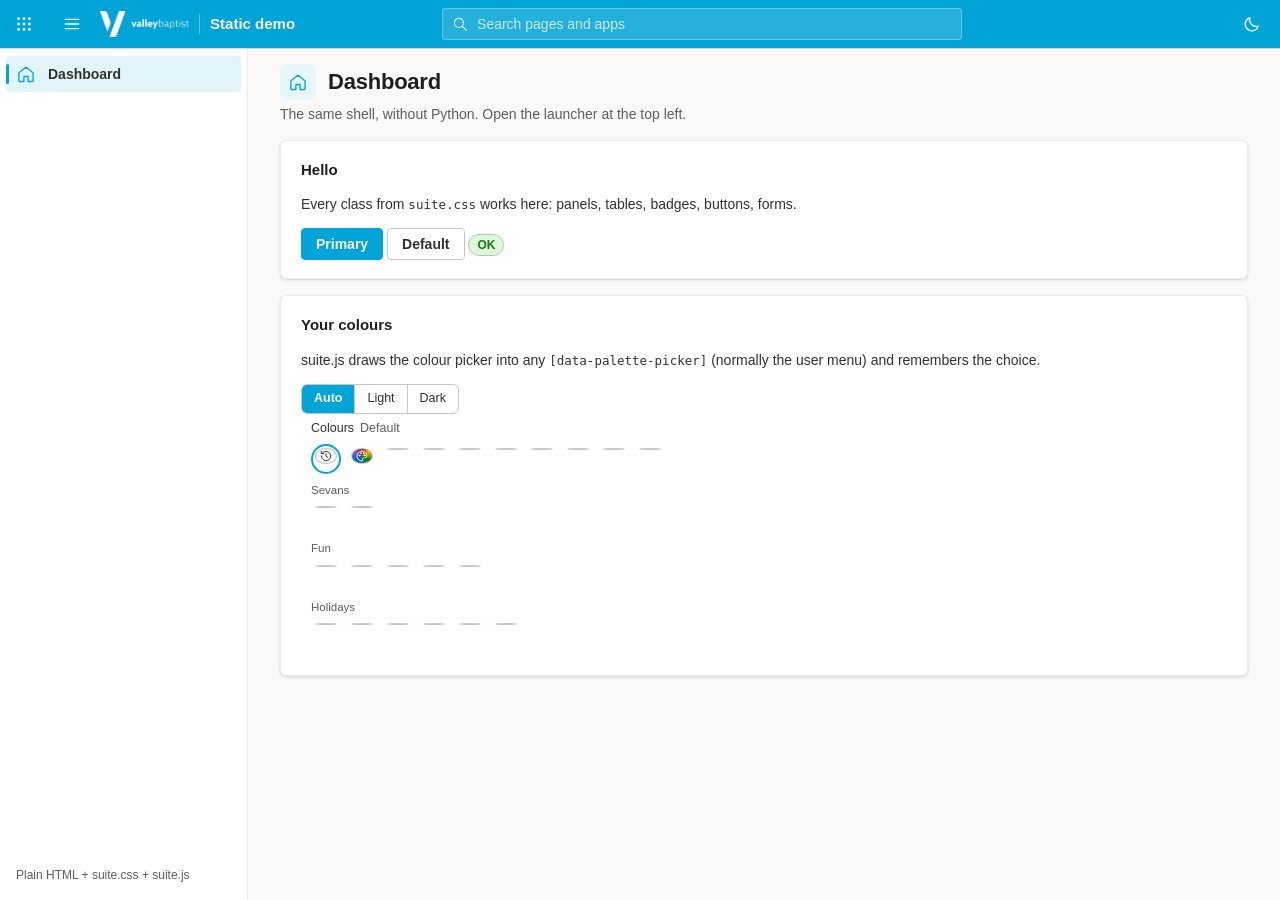
<file: examples/static-html/index.html>
<!doctype html>
<!-- Suite-UI with no framework at all. Serve the repository root, e.g.  python -m http.server 8000
     and open http://localhost:8000/examples/static-html/
     In your own app, point the three paths below at wherever you put the files from the release zip (or the CDN). -->
<html lang="en" data-palette="valley-baptist" data-suite-app="static-demo"
      data-suite-static="../../src/suite_ui/static/suite" data-suite-apps="../../src/suite_ui/registry/apps.json">
<head>
<meta charset="utf-8"><meta name="viewport" content="width=device-width, initial-scale=1">
<title>Static demo · Suite-UI</title>
<link rel="stylesheet" href="../../src/suite_ui/static/suite/suite.css">
<script src="../../src/suite_ui/static/suite/suite.js"></script>
</head>
<body>
<header class="topbar">
  <button class="tb-btn tb-waffle" type="button" data-launcher aria-label="App launcher"><svg class="ic"><use href="../../src/suite_ui/static/suite/icons.svg#i-waffle"/></svg></button>
  <button class="tb-btn" type="button" data-nav-toggle aria-label="Menu"><svg class="ic"><use href="../../src/suite_ui/static/suite/icons.svg#i-menu"/></svg></button>
  <a class="tb-brand" href="./"><img src="../../src/suite_ui/static/suite/brand/logo-horizontal-white.png" alt="Valley Baptist"><span class="sep"></span><span class="app">Static demo</span></a>
  <div class="tb-search"><input type="search" id="tb-search" placeholder="Search pages and apps"><svg class="ic"><use href="../../src/suite_ui/static/suite/icons.svg#i-search"/></svg><div class="search-results" id="tb-results"></div></div>
  <div class="tb-right">
    <button class="tb-btn" type="button" data-theme-toggle aria-label="Light / dark"><svg class="ic theme-ic-dark"><use href="../../src/suite_ui/static/suite/icons.svg#i-moon"/></svg><svg class="ic theme-ic-light"><use href="../../src/suite_ui/static/suite/icons.svg#i-sun"/></svg></button>
  </div>
</header>
<div class="shell">
  <nav class="nav" aria-label="Main menu">
    <section class="nav-sec has-active" data-sec="home"><div class="nav-items">
      <a href="./" class="active" data-group="Home" data-icon="home"><svg class="ic"><use href="../../src/suite_ui/static/suite/icons.svg#i-home"/></svg><span class="label">Dashboard</span></a>
    </div></section>
    <div class="foot">Plain HTML + suite.css + suite.js</div>
  </nav>
  <main data-icon="home">
    <div class="top"><div><h1>Dashboard</h1><p class="sub">The same shell, without Python. Open the launcher at the top left.</p></div></div>
    <div class="panel"><h2>Hello</h2><p>Every class from <code>suite.css</code> works here: panels, tables, badges, buttons, forms.</p>
      <button class="btn primary">Primary</button> <button class="btn">Default</button> <span class="badge ok">OK</span></div>
    <div class="panel"><h2>Your colours</h2>
      <p>suite.js draws the colour picker into any <code>[data-palette-picker]</code> (normally the user menu) and remembers the choice.</p>
      <div class="theme-switch" role="group" aria-label="Colour theme"><button type="button" data-theme-set="auto">Auto</button><button type="button" data-theme-set="light">Light</button><button type="button" data-theme-set="dark">Dark</button></div>
      <div class="palette-picker" data-palette-picker role="group" aria-label="Colours"></div></div>
  </main>
</div>
</body>
</html>
</file>
<file: src/suite_ui/static/suite/suite.css>
/* Suite-UI - shared Fluent / Microsoft 365-style interface for Sevans Technology apps.
   Extracted from EntraNAC. Admin pages: portal layout (top bar with app launcher, left navigation, breadcrumb, cards).
   User pages (sign-in, self-service): light suite layout with rounded cards.
   Colour palettes come from <html data-palette="..." style="--p-...">. Light / dark: <html data-theme="light|dark"> (suite.js). */

/* Space Grotesk (SIL OFL 1.1, fonts/OFL-space-grotesk.txt) - only downloaded when a palette uses it as its heading font */
@font-face { font-family: "Space Grotesk"; font-style: normal; font-weight: 500; font-display: swap; src: url("fonts/space-grotesk-latin-500-normal.woff2") format("woff2"); }
@font-face { font-family: "Space Grotesk"; font-style: normal; font-weight: 600; font-display: swap; src: url("fonts/space-grotesk-latin-600-normal.woff2") format("woff2"); }
@font-face { font-family: "Space Grotesk"; font-style: normal; font-weight: 700; font-display: swap; src: url("fonts/space-grotesk-latin-700-normal.woff2") format("woff2"); }

:root {
  /* palette defaults = Valley Baptist (overridden by the inline --p-* variables) */
  --p-accent: #00a4d6; --p-btn: #00a4d6; --p-btn-hover: #0090bc; --p-top: #00a4d6;
  --p-btn-dark: #00a4d6; --p-ink-dark: #0b1a20; --p-btn-dark-hover: #1aaedb; --p-accent2: #f7cf46;
  --font: "Segoe UI Variable Text", "Segoe UI", -apple-system, BlinkMacSystemFont, Roboto, "Helvetica Neue", sans-serif;
  --mono: "Cascadia Mono", ui-monospace, SFMono-Regular, Menlo, Consolas, monospace;
  --head: var(--p-head, var(--font));                     /* heading font: palettes may set --p-head */
  --radius: var(--p-radius, 6px); --radius-lg: var(--p-radius-lg, 10px);
  /* palettes may also set surfaces: --pl-bg … (light) and --pd-bg … (dark), see palettes.json "light" / "dark" */
  --topbar-h: 48px; --nav-w: 248px; --nav-w-min: 52px;
}
:root, [data-theme="light"] {
  color-scheme: light;
  --bg: var(--pl-bg, #faf9f8); --panel: var(--pl-panel, #ffffff); --panel-2: var(--pl-panel-2, #f5f5f5); --ink: var(--pl-ink, #323130); --ink-strong: var(--pl-ink-strong, #201f1e); --muted: var(--pl-muted, #605e5c);
  --line: var(--pl-line, #edebe9); --line-strong: var(--pl-line-strong, #c8c6c4); --hover: var(--pl-hover, #f3f2f1); --selected: color-mix(in srgb, var(--p-accent) 12%, var(--panel));
  --nav: var(--pl-nav, #ffffff); --nav-ink: var(--pl-nav-ink, #323130); --nav-muted: var(--pl-nav-muted, #605e5c);
  --accent: var(--p-accent); --link: var(--p-btn); --btn: var(--p-btn); --btn-hover: var(--p-btn-hover); --btn-ink: #ffffff;
  --top: var(--pl-top, var(--p-top)); --top-ink: #ffffff; --top-hover: rgba(255, 255, 255, .14);
  --focus: color-mix(in srgb, var(--p-accent) 45%, transparent);
  --ok: #107c10; --ok-bg: #dff6dd; --ok-line: #9fd89f;
  --bad: #a4262c; --bad-bg: #fde7e9; --bad-line: #f1bbbc;
  --warn: #7a5600; --warn-bg: #fff4ce; --warn-line: #f2cf64;
  --info: var(--p-btn); --info-bg: color-mix(in srgb, var(--p-accent) 10%, var(--panel));
  --code-bg: #1e1e1e; --code-ink: #e8e8e8; --inline-code: #f3f2f1;
  --shadow: 0 1.6px 3.6px rgba(0, 0, 0, .11), 0 .3px .9px rgba(0, 0, 0, .09);
  --shadow-lg: 0 6.4px 14.4px rgba(0, 0, 0, .13), 0 1.2px 3.6px rgba(0, 0, 0, .11);
  --portal-glow: radial-gradient(1100px 420px at 15% -10%, color-mix(in srgb, var(--p-accent) 22%, transparent), transparent 65%),
                 radial-gradient(900px 380px at 95% -20%, color-mix(in srgb, var(--p-accent2) 22%, transparent), transparent 60%);
}
[data-theme="dark"] {
  color-scheme: dark;
  --bg: var(--pd-bg, #1b1a19); --panel: var(--pd-panel, #252423); --panel-2: var(--pd-panel-2, #2d2c2b); --ink: var(--pd-ink, #f3f2f1); --ink-strong: var(--pd-ink-strong, #ffffff); --muted: var(--pd-muted, #b3b0ad);
  --line: var(--pd-line, #3b3a39); --line-strong: var(--pd-line-strong, #605e5c); --hover: var(--pd-hover, #323130); --selected: color-mix(in srgb, var(--p-btn-dark) 18%, var(--panel));
  --nav: var(--pd-nav, #201f1e); --nav-ink: var(--pd-nav-ink, #f3f2f1); --nav-muted: var(--pd-nav-muted, #a19f9d);
  --accent: var(--p-btn-dark); --link: var(--p-btn-dark); --btn: var(--p-btn-dark); --btn-hover: var(--p-btn-dark-hover); --btn-ink: var(--p-ink-dark);
  --top: var(--pd-top, color-mix(in srgb, var(--p-top) 55%, #0e0e0e)); --top-ink: #ffffff;
  --focus: color-mix(in srgb, var(--p-btn-dark) 55%, transparent);
  --ok: #92c353; --ok-bg: #1d2e12; --ok-line: #3b5c22;
  --bad: #f1707b; --bad-bg: #3b1416; --bad-line: #6e2a2e;
  --warn: #f8d22a; --warn-bg: #3a3011; --warn-line: #75611c;
  --info: var(--p-btn-dark); --info-bg: color-mix(in srgb, var(--p-btn-dark) 14%, var(--panel));
  --code-bg: #111111; --code-ink: #e8e8e8; --inline-code: #323130;
  --shadow: 0 1.6px 3.6px rgba(0, 0, 0, .35), 0 .3px .9px rgba(0, 0, 0, .3);
  --shadow-lg: 0 6.4px 14.4px rgba(0, 0, 0, .45), 0 1.2px 3.6px rgba(0, 0, 0, .35);
  --portal-glow: radial-gradient(1100px 420px at 15% -10%, color-mix(in srgb, var(--p-btn-dark) 16%, transparent), transparent 65%),
                 radial-gradient(900px 380px at 95% -20%, color-mix(in srgb, var(--p-accent2) 12%, transparent), transparent 60%);
}

* { box-sizing: border-box; }
html, body { margin: 0; }
body { font: 14px/1.43 var(--font); color: var(--ink); background: var(--bg); -webkit-font-smoothing: antialiased; }
a { color: var(--link); text-decoration: none; }
a:hover { text-decoration: underline; }
code, .mono { font-family: var(--mono); font-size: 12.5px; }
h1, h2, h3, strong { color: var(--ink-strong); }
h1, h2, h3, .tb-brand .app { font-family: var(--head); }
h1 { font-size: 22px; font-weight: 600; margin: 0; letter-spacing: -.01em; }
h2 { font-size: 15px; font-weight: 600; margin: 0 0 12px; }
.ic { width: 20px; height: 20px; flex: none; display: inline-block; vertical-align: middle; }
.ic.sm { width: 16px; height: 16px; }
:focus-visible { outline: 2px solid var(--accent); outline-offset: 1px; }

/* ============================================================== admin shell: top bar */
.topbar { position: sticky; top: 0; z-index: 30; height: var(--topbar-h); background: var(--top); color: var(--top-ink);
          display: flex; align-items: center; gap: 4px; padding: 0 8px; box-shadow: 0 1px 0 rgba(0, 0, 0, .15); }
.topbar a, .topbar button { color: var(--top-ink); }
.tb-btn { background: transparent; border: 0; height: 40px; min-width: 40px; padding: 0 10px; border-radius: 4px; cursor: pointer;
          display: inline-flex; align-items: center; justify-content: center; gap: 6px; font: inherit; position: relative; }
.tb-btn:hover { background: var(--top-hover); text-decoration: none; }
.tb-brand { display: flex; align-items: center; gap: 10px; padding: 0 10px 0 4px; height: 40px; border-radius: 4px; white-space: nowrap; }
.tb-brand:hover { background: var(--top-hover); text-decoration: none; }
.tb-brand img { height: 26px; width: auto; max-width: 140px; display: block; }
.tb-brand .prod { font-weight: 600; font-size: 15px; }
.tb-brand .sep { width: 1px; height: 20px; background: rgba(255, 255, 255, .35); }
.tb-search { flex: 1; max-width: 520px; margin: 0 auto; position: relative; }
.topbar .tb-search input { width: 100%; height: 32px; border-radius: 4px; border: 1px solid rgba(255, 255, 255, .3); background: rgba(255, 255, 255, .14);
                   color: var(--top-ink); padding: 0 12px 0 34px; font: inherit; }
.topbar .tb-search input::placeholder { color: rgba(255, 255, 255, .75); }
.topbar .tb-search input:focus { background: var(--panel); color: var(--ink); outline: none; border-color: transparent; }
.topbar .tb-search input:focus::placeholder { color: var(--muted); }
.tb-search .ic { position: absolute; left: 9px; top: 7px; width: 18px; height: 18px; pointer-events: none; opacity: .85; }
.tb-search input:focus + .ic, .tb-search:focus-within .ic { color: var(--muted); }
.tb-right { display: flex; align-items: center; gap: 2px; margin-left: auto; }
.tb-pill { font-size: 12px; padding: 2px 10px; border-radius: 99px; background: rgba(255, 255, 255, .16); white-space: nowrap; }
.tb-pill.standby { background: var(--p-accent2); color: #201f1e; font-weight: 600; }
.tb-count { position: absolute; top: 5px; right: 4px; min-width: 16px; height: 16px; border-radius: 8px; padding: 0 4px;
            background: var(--p-accent2); color: #201f1e; font-size: 10.5px; font-weight: 700; line-height: 16px; text-align: center; }
.avatar { width: 30px; height: 30px; border-radius: 50%; background: var(--p-accent2); color: #201f1e; display: inline-flex;
          align-items: center; justify-content: center; font-weight: 700; font-size: 12px; letter-spacing: .02em; }
.menu-wrap { position: relative; }
.menu { position: absolute; right: 0; top: calc(100% + 6px); min-width: 260px; background: var(--panel); color: var(--ink); border-radius: 8px;
        box-shadow: var(--shadow-lg); border: 1px solid var(--line); padding: 6px; z-index: 50; display: none; }
.menu.open { display: block; }
.menu a, .menu .item { display: flex; align-items: center; gap: 10px; padding: 8px 10px; border-radius: 4px; color: var(--ink); }
.menu a:hover { background: var(--hover); text-decoration: none; }
.menu .head { padding: 10px; border-bottom: 1px solid var(--line); margin-bottom: 4px; }
.menu .head strong { display: block; }
.menu .sec { font-size: 11.5px; color: var(--muted); padding: 8px 10px 4px; }
.search-results { position: absolute; left: 0; right: 0; top: calc(100% + 4px); background: var(--panel); color: var(--ink); border-radius: 8px;
                  box-shadow: var(--shadow-lg); border: 1px solid var(--line); padding: 6px; display: none; max-height: 70vh; overflow-y: auto; }
.search-results.open { display: block; }
.search-results a { display: flex; align-items: center; gap: 10px; padding: 7px 10px; border-radius: 4px; color: var(--ink); }
.search-results a.sel, .search-results a:hover { background: var(--hover); text-decoration: none; }
.search-results .where { margin-left: auto; color: var(--muted); font-size: 12px; }

/* ============================================================== admin shell: navigation */
.shell { display: grid; grid-template-columns: var(--nav-w) minmax(0, 1fr); min-height: calc(100vh - var(--topbar-h)); }
.nav { background: var(--nav); border-right: 1px solid var(--line); position: sticky; top: var(--topbar-h); height: calc(100vh - var(--topbar-h));
       overflow-y: auto; padding: 8px 6px 16px; display: flex; flex-direction: column; }
.nav > * { flex-shrink: 0; }
.nav .grp { font: inherit; font-size: 12px; font-weight: 600; color: var(--nav-muted); padding: 0 10px 0 12px; margin-top: 6px; height: 30px;
            white-space: nowrap; width: 100%; display: flex; align-items: center; gap: 6px; background: transparent; border: 0; border-radius: 4px; cursor: pointer; text-align: left; }
.nav .grp:hover { background: var(--hover); color: var(--nav-ink); }
.nav .grp .chev { width: 16px; height: 16px; margin-left: auto; transition: transform .15s; }
.nav .grp .grp-count { margin-left: 0; }
.nav-sec.closed .grp .chev { transform: rotate(-90deg); }
.nav-sec.closed .nav-items { display: none; }
.nav-sec:not(.closed) .grp .grp-count { display: none; }
.nav-tools { display: flex; justify-content: flex-end; gap: 2px; padding: 0 4px 2px; }
.nav-tools button { font: inherit; font-size: 11.5px; color: var(--nav-muted); background: transparent; border: 0; padding: 2px 6px; border-radius: 4px; cursor: pointer; }
.nav-tools button:hover { background: var(--hover); color: var(--nav-ink); }
.nav a { display: flex; align-items: center; gap: 12px; color: var(--nav-ink); padding: 0 10px; height: 36px; border-radius: 4px;
         position: relative; white-space: nowrap; }
.nav a .ic { color: var(--accent); }
.nav a:hover { background: var(--hover); text-decoration: none; }
.nav a.active { background: var(--selected); font-weight: 600; }
.nav a.active::before { content: ""; position: absolute; left: 0; top: 8px; bottom: 8px; width: 3px; border-radius: 2px; background: var(--accent); }
.nav .label { overflow: hidden; text-overflow: ellipsis; }
.nav-count { display: inline-block; min-width: 18px; padding: 0 6px; border-radius: 9px; background: var(--p-accent2); color: #201f1e;
             font-size: 11px; font-weight: 700; text-align: center; margin-left: auto; line-height: 18px; }
.nav .foot { margin-top: auto; padding: 12px 10px 0; font-size: 12px; color: var(--nav-muted); }
html.nav-min .shell { grid-template-columns: var(--nav-w-min) minmax(0, 1fr); }
html.nav-min .nav .grp { height: 1px; padding: 0; margin: 8px 8px 6px; border-top: 1px solid var(--line); border-radius: 0; pointer-events: none; }
html.nav-min .nav .grp > * , html.nav-min .nav-tools { display: none; }
html.nav-min .nav-sec.closed .nav-items { display: block; }
html.nav-min .nav .label, html.nav-min .nav .foot { display: none; }
html.nav-min .nav a { justify-content: center; padding: 0; }
html.nav-min .nav .nav-count { position: absolute; top: 2px; right: 2px; min-width: 14px; padding: 0 3px; font-size: 9.5px; line-height: 14px; }

main { padding: 16px 32px 56px; min-width: 0; }
.crumbs { display: flex; align-items: center; gap: 4px; font-size: 13px; color: var(--muted); margin: 2px 0 10px; flex-wrap: wrap; }
.crumbs a { color: var(--link); }
.crumbs .ic { width: 14px; height: 14px; opacity: .6; }
.page-icon { display: inline-flex; width: 36px; height: 36px; border-radius: 8px; align-items: center; justify-content: center;
             background: var(--info-bg); color: var(--accent); margin-right: 12px; flex: none; }
.page-title { display: flex; align-items: center; }

/* page header and command bar */
.top { display: flex; align-items: flex-start; justify-content: space-between; gap: 16px; margin-bottom: 16px; flex-wrap: wrap; }
.sub { color: var(--muted); margin: 4px 0 0; max-width: 980px; }
.actions { display: flex; gap: 6px; align-items: center; flex-wrap: wrap; }
.top .actions { background: var(--panel); border: 1px solid var(--line); border-radius: var(--radius); padding: 4px; box-shadow: var(--shadow); }
.top .actions .btn:not(.primary):not(.danger) { border-color: transparent; background: transparent; }
.top .actions .btn:not(.primary):not(.danger):hover { background: var(--hover); }
.toolbar { display: flex; gap: 8px; align-items: center; flex-wrap: wrap; padding: 12px 16px; border-bottom: 1px solid var(--line); }
.toolbar input[type=search], .toolbar input[type=text] { width: 260px; }
.toolbar select { width: auto; }

/* cards */
.panel { background: var(--panel); border: 1px solid var(--line); border-radius: var(--radius); padding: 18px 20px; margin-bottom: 16px; box-shadow: var(--shadow); }
.panel.flush { padding: 0; overflow: hidden; }
.panel.flush > h2 { padding: 16px 20px 0; }
.panel.attention { border: 1px solid var(--warn-line); box-shadow: inset 4px 0 0 var(--warn-line), var(--shadow); }
.grid { display: grid; gap: 16px; }
.g2 { grid-template-columns: repeat(2, minmax(0, 1fr)); }
.g3 { grid-template-columns: repeat(3, minmax(0, 1fr)); }
.g4 { grid-template-columns: repeat(4, minmax(0, 1fr)); }
@media (max-width: 1150px) { .g3, .g4 { grid-template-columns: repeat(2, minmax(0, 1fr)); } }
.stat { background: var(--panel); border: 1px solid var(--line); border-radius: var(--radius); padding: 14px 16px; box-shadow: var(--shadow); position: relative; overflow: hidden; }
.stat::before { content: ""; position: absolute; left: 0; top: 0; bottom: 0; width: 3px; background: var(--accent); }
.stat .n { font-size: 28px; font-weight: 600; color: var(--ink-strong); line-height: 1.2; }
.stat .l { color: var(--muted); font-size: 12.5px; }
.stat a { color: inherit; }

/* tables */
table { width: 100%; border-collapse: collapse; }
th, td { text-align: left; padding: 9px 14px; border-bottom: 1px solid var(--line); vertical-align: top; }
th { font-size: 12.5px; color: var(--muted); font-weight: 600; background: var(--panel); border-bottom: 1px solid var(--line-strong); }
tr:last-child td { border-bottom: 0; }
tbody tr:hover { background: var(--hover); }
.table-wrap { overflow-x: auto; }

/* badges and text */
.badge { display: inline-flex; align-items: center; gap: 4px; font-size: 12px; font-weight: 600; padding: 1px 8px; border-radius: 99px;
         background: var(--panel-2); color: var(--muted); border: 1px solid var(--line); white-space: nowrap; line-height: 18px; }
.badge.ok { background: var(--ok-bg); color: var(--ok); border-color: var(--ok-line); }
.badge.bad { background: var(--bad-bg); color: var(--bad); border-color: var(--bad-line); }
.badge.warn { background: var(--warn-bg); color: var(--warn); border-color: var(--warn-line); }
.badge.info { background: var(--info-bg); color: var(--info); border-color: transparent; }
.muted { color: var(--muted); }
.small { font-size: 12.5px; }
.right { text-align: right; }
.nowrap { white-space: nowrap; }

/* forms */
form.inline { display: inline; }
label { display: block; font-size: 13px; font-weight: 600; color: var(--ink); margin-bottom: 4px; }
input:not([type]), input[type=text], input[type=password], input[type=number], input[type=datetime-local], input[type=search], input[type=email],
input[type=tel], input[type=date], input[type=time], input[type=url], input[type=file], select, textarea {
  width: 100%; min-height: 32px; padding: 5px 10px; border: 1px solid var(--line-strong); border-bottom-color: var(--muted); border-radius: 4px;
  font: inherit; background: var(--panel); color: var(--ink);
}
input:hover, select:hover, textarea:hover { border-color: var(--muted); }
input:focus, select:focus, textarea:focus { outline: none; border-color: var(--line-strong); box-shadow: inset 0 -2px 0 var(--accent); }
input[type=color] { width: 44px; height: 32px; padding: 2px; border: 1px solid var(--line-strong); border-radius: 4px; background: var(--panel); }
.fields { display: grid; grid-template-columns: repeat(auto-fill, minmax(220px, 1fr)); gap: 14px 18px; }
.fields .wide { grid-column: 1 / -1; }
.check { display: flex; align-items: center; gap: 8px; font-weight: 400; }
.check input { width: auto; margin: 0; accent-color: var(--accent); }
.hint { font-size: 12px; color: var(--muted); font-weight: 400; margin-top: 4px; }
.btn { display: inline-flex; align-items: center; gap: 6px; min-height: 32px; padding: 5px 14px; border-radius: 4px; border: 1px solid var(--line-strong);
       background: var(--panel); color: var(--ink); font: inherit; font-weight: 600; cursor: pointer; white-space: nowrap; }
.btn:hover { background: var(--hover); text-decoration: none; }
.btn.primary { background: var(--btn); color: var(--btn-ink); border-color: var(--btn); }
.btn.primary:hover { background: var(--btn-hover); border-color: var(--btn-hover); }
.btn.danger { color: var(--bad); border-color: var(--bad-line); }
.btn.danger:hover { background: var(--bad-bg); }
.btn.sm { min-height: 26px; padding: 2px 10px; font-size: 12.5px; }
.btn[disabled] { opacity: .5; cursor: not-allowed; }

/* messages */
.flash { padding: 10px 14px 10px 40px; border-radius: 4px; margin-bottom: 14px; border: 1px solid; position: relative; }
.flash::before { position: absolute; left: 14px; top: 9px; font-weight: 700; }
.flash.ok { background: var(--ok-bg); border-color: var(--ok-line); color: var(--ink); } .flash.ok::before { content: "\2713"; color: var(--ok); }
.flash.warn { background: var(--warn-bg); border-color: var(--warn-line); color: var(--ink); } .flash.warn::before { content: "!"; color: var(--warn); }
.flash.error { background: var(--bad-bg); border-color: var(--bad-line); color: var(--ink); } .flash.error::before { content: "\00d7"; color: var(--bad); font-size: 17px; top: 6px; }
.banner { background: var(--warn-bg); border: 1px solid var(--warn-line); color: var(--ink); padding: 10px 14px; border-radius: 4px; margin-bottom: 16px; }
pre.snippet { background: var(--code-bg); color: var(--code-ink); padding: 14px 16px; border-radius: var(--radius); overflow-x: auto; font: 12.5px/1.5 var(--mono); white-space: pre; }

/* dashboard chart */
.bars { display: flex; align-items: flex-end; gap: 3px; height: 120px; padding-top: 6px; }
.bars .b { flex: 1; display: flex; flex-direction: column-reverse; min-width: 4px; height: 100%; }
.bars .a { background: var(--accent); border-radius: 2px 2px 0 0; }
.bars .r { background: #e8796f; border-radius: 2px 2px 0 0; }
.bar-axis { display: flex; justify-content: space-between; color: var(--muted); font-size: 11px; margin-top: 6px; }
.legend { display: flex; gap: 14px; font-size: 12px; color: var(--muted); }
.legend i { display: inline-block; width: 10px; height: 10px; border-radius: 2px; margin-right: 5px; vertical-align: -1px; }
.legend i.a { background: var(--accent); } .legend i.r { background: #e8796f; }

/* collapsible boxes, key/value */
details.box { border: 1px solid var(--line); border-radius: var(--radius); background: var(--panel); margin-bottom: 16px; box-shadow: var(--shadow); }
details.box > summary { cursor: pointer; padding: 14px 20px; font-weight: 600; list-style: none; color: var(--ink-strong); }
details.box > summary::-webkit-details-marker { display: none; }
details.box > summary::before { content: "\203A"; display: inline-block; width: 18px; color: var(--accent); font-size: 18px; transition: transform .15s; }
details.box[open] > summary::before { transform: rotate(90deg); }
details.box > .body { padding: 0 20px 18px; }
.kv { display: grid; grid-template-columns: 170px 1fr; gap: 6px 14px; }
.kv dt { color: var(--muted); }
.kv dd { margin: 0; }
.empty { padding: 28px; text-align: center; color: var(--muted); }
.result { font-size: 18px; font-weight: 600; }
td.mono { white-space: nowrap; }
td.bad { color: var(--bad); }

/* wizard */
.wiz-steps { display: flex; gap: 6px; list-style: none; padding: 0; margin: 0 0 16px; flex-wrap: wrap; }
.wiz-steps li { padding: 5px 12px; border-radius: 16px; background: var(--panel); border: 1px solid var(--line); color: var(--muted); font-size: 13px; }
.wiz-steps li.now { background: var(--btn); border-color: var(--btn); color: var(--btn-ink); font-weight: 600; }
.wiz-steps li.done { background: var(--ok-bg); border-color: var(--ok-line); } .wiz-steps li.done a { color: var(--ok); text-decoration: none; }
.hint-box { background: var(--info-bg); border-left: 3px solid var(--accent); padding: 10px 12px; border-radius: 4px; font-size: 13.5px; margin: 0 0 14px; }

/* help */
.page-help { background: var(--info-bg); border: 1px solid var(--line); border-radius: var(--radius); padding: 8px 12px; margin: 0 0 16px; font-size: 13.5px; }
.page-help summary { cursor: pointer; font-weight: 600; color: var(--ink-strong); list-style: none; display: flex; align-items: center; gap: 6px; }
.page-help summary::-webkit-details-marker { display: none; }
.page-help .q { color: var(--accent); }
.page-help div { margin-top: 6px; color: var(--ink); }
.help-body h2 { margin-top: 22px; } .help-body table { margin: 10px 0; } .help-body code { background: var(--inline-code); padding: 1px 4px; border-radius: 3px; }
.help-body pre { background: var(--code-bg); color: var(--code-ink); padding: 12px; border-radius: var(--radius); overflow-x: auto; } .help-body pre code { background: none; color: inherit; }
.help-list { margin: 0; padding-left: 18px; line-height: 1.9; }
.checklist { list-style: none; padding: 0; margin: 0; } .checklist li { padding: 7px 0; border-bottom: 1px solid var(--line); display: flex; gap: 10px; align-items: center; }
.checklist .tick { width: 20px; height: 20px; border-radius: 50%; border: 2px solid var(--line-strong); display: inline-flex; align-items: center; justify-content: center; font-size: 12px; flex: none; }
.checklist .done .tick { background: var(--ok); border-color: var(--ok); color: var(--panel); } .checklist .done a.t { color: var(--muted); text-decoration: line-through; }

/* tabs (pivot) */
.tabs { display: flex; gap: 2px; flex-wrap: wrap; border-bottom: 1px solid var(--line); margin-bottom: 16px; }
.tabs a { padding: 8px 12px 10px; color: var(--ink); font-weight: 400; position: relative; border-radius: 4px 4px 0 0; }
.tabs a:hover { background: var(--hover); text-decoration: none; }
.tabs a.on { font-weight: 600; color: var(--ink-strong); }
.tabs a.on::after { content: ""; position: absolute; left: 12px; right: 12px; bottom: -1px; height: 3px; border-radius: 2px; background: var(--accent); }
.script-head { display: flex; justify-content: space-between; align-items: center; gap: 10px; flex-wrap: wrap; margin: 18px 0 8px; }
.script-head h3 { margin: 0; font-size: 14px; }
ol.steps { padding-left: 20px; } ol.steps li { margin-bottom: 8px; }
ol.steps li code { background: var(--inline-code); padding: 1px 4px; border-radius: 3px; }

/* approvals / devices */
pre.diff { background: var(--code-bg); color: var(--code-ink); padding: 14px 16px; border-radius: var(--radius); overflow-x: auto; font: 12.5px/1.5 var(--mono); white-space: pre; max-height: 60vh; overflow-y: auto; }
pre.diff .add { color: #7ee2a8; } pre.diff .del { color: #ff9b91; } pre.diff .same { color: #9a9a9e; }
.status-pending { background: var(--warn-bg); color: var(--warn); border-color: var(--warn-line); }
.fp { font-family: var(--mono); font-size: 12.5px; word-break: break-all; }
pre.pem { white-space: pre-wrap; word-break: break-all; font-size: 11px; max-height: 220px; overflow: auto; }

/* branding page */
.brand-previews { display: grid; grid-template-columns: 1fr 1fr; gap: 10px; margin: 8px 0 12px; }
.brand-prev { border: 1px solid var(--line); border-radius: var(--radius); padding: 16px; min-height: 86px; display: flex; align-items: center; justify-content: center; }
.brand-prev.light { background: #fff; } .brand-prev.dark { background: var(--p-top); }
.brand-prev img { max-width: 100%; max-height: 64px; }
.brand-prev.fav img { width: 32px; height: 32px; }
.palettes { display: grid; grid-template-columns: repeat(auto-fill, minmax(170px, 1fr)); gap: 10px; }
.palettes label { border: 1px solid var(--line-strong); border-radius: 8px; padding: 0; cursor: pointer; overflow: hidden; font-weight: 600; background: var(--panel); margin: 0; }
.palettes label:has(input:checked) { border-color: var(--accent); box-shadow: 0 0 0 2px var(--accent); }
.palettes input { position: absolute; opacity: 0; pointer-events: none; }
.palettes .sw { display: flex; height: 44px; }
.palettes .sw span { flex: 1; }
.palettes .sw span:first-child { flex: 2; }
.palettes .nm { padding: 8px 10px; display: flex; justify-content: space-between; align-items: center; }
.palettes .pal-group { grid-column: 1 / -1; font-size: 12px; color: var(--muted); margin-top: 6px; }

/* ============================================================== user pages (sign-in, BYOD, guests, registration) */
.suitebar { height: var(--topbar-h); background: var(--top); color: var(--top-ink); display: flex; align-items: center; gap: 12px; padding: 0 16px; }
.suitebar a, .suitebar button { color: var(--top-ink); }
.suitebar img { height: 26px; width: auto; display: block; }
.suitebar .sep { width: 1px; height: 20px; background: rgba(255, 255, 255, .35); }
.suitebar .what { font-weight: 600; font-size: 15px; white-space: nowrap; overflow: hidden; text-overflow: ellipsis; }
.suitebar .right { margin-left: auto; display: flex; align-items: center; gap: 6px; }
.portal-page { min-height: calc(100vh - var(--topbar-h)); background: var(--portal-glow), var(--bg); }
.portal { max-width: 800px; margin: 0 auto; padding: 32px 18px 64px; }
.portal .panel { border-radius: var(--radius-lg); padding: 24px 26px; box-shadow: var(--shadow-lg); border-color: transparent; }
[data-theme="dark"] .portal .panel { border-color: var(--line); }
.portal h2 { font-size: 20px; font-weight: 600; margin-bottom: 8px; }
.portal .sub { font-size: 14.5px; }
.portal .btn { min-height: 36px; padding: 6px 18px; border-radius: 6px; }
.portal input[type=text], .portal input[type=email], .portal input[type=password], .portal select { min-height: 36px; border-radius: 6px; }
.portal-hello { margin: 4px 0 22px; }
.portal-hello h1 { font-size: 28px; font-weight: 600; }
.choice { display: grid; grid-template-columns: repeat(auto-fit, minmax(140px, 1fr)); gap: 8px; }
.choice label { border: 1px solid var(--line-strong); border-radius: 8px; padding: 12px; cursor: pointer; display: flex; gap: 8px; align-items: center; background: var(--panel); font-weight: 400; }
.choice label:has(input:checked) { border-color: var(--accent); box-shadow: 0 0 0 1px var(--accent); background: var(--selected); }
.secret { font-family: var(--mono); font-size: 22px; letter-spacing: 1px; background: var(--panel-2); border: 1px solid var(--line); padding: 10px 14px; border-radius: 8px; display: inline-block; color: var(--ink-strong); }

/* sign-in */
.login-wrap { min-height: 100vh; display: grid; place-items: center; padding: 20px; background: var(--portal-glow), var(--bg); }
.login { width: 440px; max-width: 100%; background: var(--panel); border-radius: var(--radius-lg); padding: 40px 44px 32px; box-shadow: var(--shadow-lg); }
[data-theme="dark"] .login { border: 1px solid var(--line); }
.login .logo { display: block; width: auto; max-width: min(200px, 100%); max-height: 64px; height: auto; margin: 0 0 24px; }
.login h1 { font-size: 24px; margin-bottom: 4px; }
.login .btn { min-height: 36px; border-radius: 6px; }
.or { display: flex; align-items: center; gap: 12px; color: var(--muted); margin: 18px 0; font-size: 12.5px; }
.or::before, .or::after { content: ""; flex: 1; height: 1px; background: var(--line); }
[data-theme="light"] .logo-on-dark, [data-theme="dark"] .logo-on-light { display: none !important; }
html:not([data-theme]) .logo-on-dark { display: none !important; }

/* theme switch (segmented) */
.theme-switch { display: inline-flex; border: 1px solid var(--line-strong); border-radius: 6px; overflow: hidden; }
.theme-switch button { background: transparent; color: var(--ink); border: 0; padding: 5px 12px; font: inherit; font-size: 12.5px; cursor: pointer; display: inline-flex; gap: 6px; align-items: center; }
.theme-switch button + button { border-left: 1px solid var(--line-strong); }
.theme-switch button[aria-pressed="true"] { background: var(--btn); color: var(--btn-ink); font-weight: 600; }
.suitebar .theme-switch { border-color: rgba(255, 255, 255, .35); }
.suitebar .theme-switch button { color: var(--top-ink); }
.suitebar .theme-switch button + button { border-left-color: rgba(255, 255, 255, .35); }
.suitebar .theme-switch button[aria-pressed="true"] { background: rgba(255, 255, 255, .22); color: var(--top-ink); }
/* user colour picker (user menu): swatches drawn by suite.js into [data-palette-picker] */
.palette-picker { padding: 6px 10px 8px; }
.palette-picker .pp-label { font-size: 12.5px; margin-bottom: 6px; display: flex; gap: 6px; }
.palette-picker .pp-swatches { display: flex; flex-wrap: wrap; gap: 6px; }
.palette-picker .pp-group { font-size: 11.5px; color: var(--muted); margin: 8px 0 4px; }
.pp-sw { width: 30px; height: 30px; padding: 2px; border-radius: 50%; border: 2px solid transparent; background: transparent; cursor: pointer; display: inline-flex; }
.pp-sw > span { flex: 1; border-radius: 50%; border: 1px solid var(--line-strong); display: inline-flex; align-items: center; justify-content: center; color: var(--ink); background: var(--panel-2); }
.pp-sw .ic { width: 14px; height: 14px; }
.pp-sw:hover > span { transform: scale(1.06); }
.pp-sw[aria-pressed="true"] { border-color: var(--accent); }
.pp-sw:focus-visible { outline: 2px solid var(--focus); outline-offset: 1px; }
.pp-own > span { background: conic-gradient(#c50f1f, #ffb900, #107c10, #038387, #0f6cbd, #7160e8, #c50f1f); color: #fff; }
.pp-own .ic { filter: drop-shadow(0 0 1px rgba(0, 0, 0, .7)); }
.palette-picker .pp-custom { display: flex; gap: 14px; margin-top: 8px; font-size: 12.5px; }
.palette-picker .pp-custom label { display: flex; align-items: center; gap: 6px; margin: 0; }
.palette-picker input[type="color"] { width: 34px; height: 26px; padding: 0 2px; border: 1px solid var(--line-strong); border-radius: 4px; background: var(--panel); cursor: pointer; }
.palette-custom { display: flex; flex-wrap: wrap; align-items: center; gap: 10px 24px; margin-top: 14px; }
.palette-custom label { display: flex; align-items: center; gap: 8px; margin: 0; }
.palette-custom p { flex-basis: 100%; margin: 0; }
.palette-custom input[type="color"] { width: 44px; height: 30px; padding: 0 2px; border: 1px solid var(--line-strong); border-radius: 4px; background: var(--panel); cursor: pointer; }

/* small screens: navigation becomes a drawer */
@media (max-width: 860px) {
  .shell, html.nav-min .shell { grid-template-columns: 1fr; }
  .nav { position: fixed; left: 0; top: var(--topbar-h); width: 280px; z-index: 40; transform: translateX(-100%); transition: transform .2s; box-shadow: var(--shadow-lg); }
  html.nav-open .nav { transform: none; }
  html.nav-min .nav .label, html.nav-min .nav .foot { display: initial; }
  html.nav-min .nav .grp { height: 30px; margin: 6px 0 0; padding: 0 10px 0 12px; border-top: 0; pointer-events: auto; }
  html.nav-min .nav .grp > *, html.nav-min .nav-tools { display: flex; }
  html.nav-min .nav a { justify-content: flex-start; padding: 0 10px; }
  .tb-search, .tb-brand .sep, .tb-brand .org, .tb-pill { display: none; }
  main { padding: 14px 16px 40px; }
  .g2, .g3, .g4 { grid-template-columns: 1fr; }
  .login { padding: 28px 22px; }
}
@media print { .topbar, .nav, .suitebar { display: none; } .shell { display: block; } }
[data-theme="dark"] .theme-ic-dark, [data-theme="light"] .theme-ic-light, html:not([data-theme]) .theme-ic-light { display: none; }
.portal .panel > .sub, .portal .panel > p.sub { margin-bottom: 18px; }

/* ---- share links (Copy / E-mail / Teams / QR) ---- */
.share-grid { display: grid; grid-template-columns: repeat(auto-fit, minmax(360px, 1fr)); gap: 12px; }
.share { border: 1px solid var(--line); border-radius: 8px; padding: 12px; background: var(--panel-2); }
.share-head { margin-bottom: 8px; }
.share-row { display: flex; flex-wrap: wrap; gap: 6px; align-items: center; }
.share-row .share-url { flex: 1 1 220px; min-width: 0; font-size: 12.5px; }
.share-row .btn { display: inline-flex; align-items: center; gap: 5px; }
.share-row .btn .ic { width: 16px; height: 16px; }
.share-row .btn.ok { color: var(--ok, #107c10); border-color: currentColor; }
.share-qr { margin-top: 10px; display: flex; align-items: flex-end; gap: 12px; }
.share-qr[hidden] { display: none; }
.share-qr img { background: #fff; border-radius: 6px; border: 1px solid var(--line); padding: 4px; }
@media print { .share-row .btn { display: none; } }

/* ---- integrations overview ---- */
.int-grid { display: grid; grid-template-columns: repeat(auto-fill, minmax(340px, 1fr)); gap: 12px; }
.int-card { display: flex; gap: 14px; align-items: flex-start; background: var(--panel); border: 1px solid var(--line); border-radius: var(--radius-lg);
            padding: 16px; box-shadow: var(--shadow); color: var(--ink); }
.int-card:hover { text-decoration: none; border-color: var(--line-strong); box-shadow: var(--shadow-lg); }
.int-ic { flex: none; width: 40px; height: 40px; border-radius: 8px; display: grid; place-items: center; background: var(--selected); color: var(--accent); }
.int-ic .ic { width: 22px; height: 22px; }
.int-body { flex: 1; min-width: 0; }
.int-name { font-weight: 600; color: var(--ink-strong); margin-bottom: 2px; }
.int-status { margin-top: 8px; font-size: 12.5px; display: flex; align-items: center; gap: 6px; }
.int-card .chev { flex: none; width: 16px; height: 16px; color: var(--muted); margin-top: 12px; }
.dot { width: 8px; height: 8px; border-radius: 50%; background: var(--line-strong); flex: none; }
.dot.ok { background: var(--ok); }
.subtabs { margin-top: -8px; }
.subtabs a { font-size: 13px; padding: 6px 10px 8px; }
/* ---- alerts ---- */
.filters { display: flex; gap: 8px; align-items: center; flex-wrap: wrap; margin-bottom: 12px; }
.filters select { width: auto; }
.filters input[type=search] { width: 240px; }
.checks { display: flex; flex-wrap: wrap; gap: 4px 16px; }
.clip { max-width: 440px; overflow: hidden; text-overflow: ellipsis; white-space: nowrap; }
td.wrap, pre.wrap { white-space: pre-wrap; word-break: break-word; }
.banner.bad { background: var(--bad-bg); border-color: var(--bad-line); }
.banner.ok { background: var(--ok-bg); border-color: var(--ok-line); }
.alert-list { list-style: none; margin: 0; padding: 0; }
.alert-list li { display: flex; gap: 8px; align-items: baseline; padding: 7px 0; border-top: 1px solid var(--line); }
.alert-list li:first-child { border-top: 0; }
.alert-list .t { flex: 1; min-width: 0; overflow: hidden; text-overflow: ellipsis; white-space: nowrap; }
.mini-stats a { display: block; padding: 8px 10px; border: 1px solid var(--line); border-radius: var(--radius); color: inherit; }
.mini-stats a:hover { text-decoration: none; background: var(--hover); }
.mini-stats .n { font-size: 22px; font-weight: 600; color: var(--ink-strong); line-height: 1.2; }
.mini-stats .l { color: var(--muted); font-size: 12px; }

/* ---- quarantine welcome page ---- */
.welcome-hero { text-align: center; }
.welcome-hero h1 { font-size: 26px; margin: 10px 0 8px; }
.welcome-ic { width: 56px; height: 56px; margin: 0 auto; border-radius: 14px; display: grid; place-items: center; background: var(--selected); color: var(--accent); }
.welcome-ic .ic { width: 30px; height: 30px; }
.rich p { margin: 0 0 10px; } .rich ul { margin: 0 0 10px; padding-left: 20px; } .rich li { margin: 3px 0; } .rich h3 { margin: 14px 0 6px; font-size: 15px; }
.welcome-hero .rich { max-width: 560px; margin: 0 auto; color: var(--ink); }
.policy-box { max-height: 300px; overflow: auto; padding: 12px 14px; border: 1px solid var(--line); border-radius: var(--radius); background: var(--panel-2); font-size: 13.5px; }
.check.accept { margin-top: 12px; font-weight: 600; }
.welcome-h { font-size: 16px; margin: 22px 4px 10px; }
.welcome-opts { display: grid; gap: 10px; }
.welcome-opt { display: flex; align-items: center; gap: 14px; padding: 16px 18px; background: var(--panel); border: 1px solid var(--line); border-radius: var(--radius-lg);
               box-shadow: var(--shadow); color: var(--ink); transition: opacity .15s; }
.welcome-opt:hover { text-decoration: none; border-color: var(--accent); }
.welcome-opt > span:nth-child(2) { flex: 1; display: flex; flex-direction: column; gap: 2px; }
.welcome-opt strong { color: var(--ink-strong); font-size: 15px; }
.welcome-opt .chev { width: 18px; height: 18px; color: var(--muted); }
.welcome-opts.locked .welcome-opt { opacity: .5; cursor: not-allowed; }
.welcome-contact { display: flex; gap: 12px; align-items: flex-start; margin-top: 16px; }
.welcome-contact > .ic { width: 22px; height: 22px; color: var(--accent); flex: none; }
ol.steps li { margin: 6px 0; } ol.steps ul { margin: 4px 0; padding-left: 18px; }

/* ============================================================== suite: app launcher ("waffle") and cross-app navigation */
.tb-waffle { width: 48px; height: var(--topbar-h); margin-left: -8px; border-radius: 0; }
.tb-waffle[aria-expanded="true"] { background: var(--top-hover); }
.tb-brand .app { font-weight: 600; font-size: 15px; }
.tb-brand .org { font-size: 13px; opacity: .85; }
.tb-copilot { border: 1px solid rgba(255, 255, 255, .35); border-radius: 99px; height: 32px; padding: 0 12px 0 10px; font-size: 13px; font-weight: 600;
              background: linear-gradient(135deg, rgba(255, 255, 255, .16), rgba(255, 255, 255, .04)); }
.tb-copilot .ic { width: 18px; height: 18px; }
.tb-copilot:hover { background: rgba(255, 255, 255, .22); }

.suite-launcher { position: fixed; z-index: 60; top: var(--topbar-h); left: 0; width: 360px; max-width: 100vw; max-height: calc(100vh - var(--topbar-h));
                  overflow-y: auto; background: var(--panel); color: var(--ink); border-right: 1px solid var(--line); border-bottom: 1px solid var(--line);
                  border-radius: 0 0 var(--radius-lg) 0; box-shadow: var(--shadow-lg); padding: 14px 16px 16px; display: none; }
.suite-launcher.open { display: block; animation: sl-in .14s ease-out; }
@keyframes sl-in { from { opacity: 0; transform: translateX(-12px); } to { opacity: 1; transform: none; } }
.suite-launcher .sl-head { display: flex; align-items: center; justify-content: space-between; margin: 0 0 6px; }
.suite-launcher .sl-head strong { font-size: 15px; }
.suite-launcher .sl-head a { display: inline-flex; align-items: center; gap: 4px; font-size: 13px; font-weight: 600; }
.suite-launcher .sl-head .ic { width: 14px; height: 14px; }
.suite-launcher .sl-sec { font-size: 12px; font-weight: 600; color: var(--muted); margin: 14px 2px 6px; text-transform: none; }
.suite-launcher .sl-grid { display: grid; grid-template-columns: repeat(3, minmax(0, 1fr)); gap: 4px; }
.suite-launcher .sl-app { display: flex; flex-direction: column; align-items: center; gap: 6px; padding: 10px 4px 8px; border-radius: var(--radius);
                          color: var(--ink); text-align: center; font-size: 12.5px; line-height: 1.25; position: relative; }
.suite-launcher .sl-app:hover { background: var(--hover); text-decoration: none; }
.suite-launcher .sl-app.current { background: var(--selected); font-weight: 600; }
.suite-launcher .sl-app .nm { max-width: 100%; overflow: hidden; text-overflow: ellipsis; white-space: nowrap; }
.sl-tile { width: 40px; height: 40px; border-radius: 9px; display: grid; place-items: center; color: #fff; flex: none;
           background: var(--tile, var(--accent)); box-shadow: inset 0 -10px 18px rgba(0, 0, 0, .12); }
.sl-tile .ic { width: 22px; height: 22px; stroke-width: 1.8; }
.sl-tile img { width: 26px; height: 26px; object-fit: contain; }
.suite-launcher .sl-ext { position: absolute; top: 6px; right: 6px; width: 12px; height: 12px; color: var(--muted); opacity: 0; }
.suite-launcher .sl-app:hover .sl-ext { opacity: 1; }
.suite-launcher .sl-list a { display: flex; align-items: center; gap: 12px; padding: 7px 8px; border-radius: var(--radius); color: var(--ink); }
.suite-launcher .sl-list a:hover { background: var(--hover); text-decoration: none; }
.suite-launcher .sl-list .sl-tile { width: 32px; height: 32px; border-radius: 7px; }
.suite-launcher .sl-list .sl-tile .ic { width: 18px; height: 18px; }
.suite-launcher .sl-list .d { display: block; font-size: 12px; color: var(--muted); }
.suite-launcher .sl-empty { color: var(--muted); font-size: 13px; padding: 8px 2px; }
.suite-launcher .sl-foot { border-top: 1px solid var(--line); margin-top: 14px; padding-top: 10px; display: flex; justify-content: space-between; font-size: 12.5px; }

/* "Your apps" customize mode */
.suite-launcher .sl-sec { display: flex; align-items: center; justify-content: space-between; }
.suite-launcher .sl-edit { display: inline-flex; align-items: center; gap: 4px; background: none; border: 0; padding: 2px 6px; border-radius: var(--radius);
                           color: var(--link); font: 600 12px var(--font); cursor: pointer; }
.suite-launcher .sl-edit:hover { background: var(--hover); }
.suite-launcher .sl-edit .ic { width: 14px; height: 14px; }
.suite-launcher .sl-edit-list { list-style: none; margin: 0; padding: 0; }
.suite-launcher .sl-edit-list li { display: flex; align-items: center; gap: 8px; padding: 5px 4px; border-radius: var(--radius); }
.suite-launcher .sl-edit-list li:hover { background: var(--hover); }
.suite-launcher .sl-edit-list li.off .sl-tile, .suite-launcher .sl-edit-list li.off .nm { opacity: .45; }
.suite-launcher .sl-edit-list .sl-tile { width: 28px; height: 28px; border-radius: 7px; }
.suite-launcher .sl-edit-list .sl-tile .ic { width: 16px; height: 16px; }
.suite-launcher .sl-edit-list .nm { flex: 1; min-width: 0; overflow: hidden; text-overflow: ellipsis; white-space: nowrap; font-size: 13px; }
.suite-launcher .sl-edit-list button { background: none; border: 1px solid transparent; border-radius: var(--radius); width: 28px; height: 28px;
                                       display: grid; place-items: center; color: var(--ink); cursor: pointer; padding: 0; }
.suite-launcher .sl-edit-list button:hover:not([disabled]) { background: var(--panel-2); border-color: var(--line); }
.suite-launcher .sl-edit-list button[disabled] { opacity: .3; cursor: default; }
.suite-launcher .sl-edit-list .ic { width: 14px; height: 14px; }
.suite-launcher .sl-up { transform: rotate(180deg); }
.suite-launcher .sl-show { font-size: 12px; color: var(--muted); display: inline-flex; align-items: center; gap: 4px; white-space: nowrap; }
.suite-launcher .sl-add { display: grid; gap: 6px; }
.suite-launcher .sl-add input:not([type=color]), .suite-launcher .sl-add select { width: 100%; min-height: 32px; padding: 4px 8px; font: 13px var(--font);
       color: var(--ink); background: var(--panel); border: 1px solid var(--line-strong); border-radius: var(--radius); }
.suite-launcher .sl-add-row { display: flex; gap: 6px; align-items: center; }
.suite-launcher .sl-add-row select { flex: 1; }
.suite-launcher .sl-add input[type=color] { width: 40px; height: 32px; padding: 2px; border: 1px solid var(--line-strong); border-radius: var(--radius); background: var(--panel); }
.suite-launcher .sl-err { color: var(--bad); font-size: 12px; }
.suite-launcher .sl-foot .btn-link { background: none; border: 0; padding: 0; color: var(--link); font: 13px var(--font); cursor: pointer; }
.suite-launcher .sl-foot { align-items: center; }

/* app launcher on user (portal) pages */
.suitebar .tb-waffle { margin-left: -16px; }

/* home page "your apps" cards (suite.apps_grid macro) */
.app-cards { display: grid; grid-template-columns: repeat(auto-fill, minmax(240px, 1fr)); gap: 12px; }
.app-card { display: flex; gap: 12px; align-items: center; padding: 14px 16px; background: var(--panel); border: 1px solid var(--line);
            border-radius: var(--radius-lg); box-shadow: var(--shadow); color: var(--ink); }
.app-card:hover { text-decoration: none; border-color: var(--line-strong); box-shadow: var(--shadow-lg); }
.app-card strong { display: block; }
.app-card .d { color: var(--muted); font-size: 12.5px; }

@media (max-width: 860px) { .suite-launcher { width: 100vw; border-radius: 0; } .tb-copilot span { display: none; } .tb-brand .org { display: none; } }
@media print { .suite-launcher { display: none !important; } }

/* the hidden attribute must win over component display rules (count badges, menus drawn by scripts) */
[hidden] { display: none !important; }
</file>
